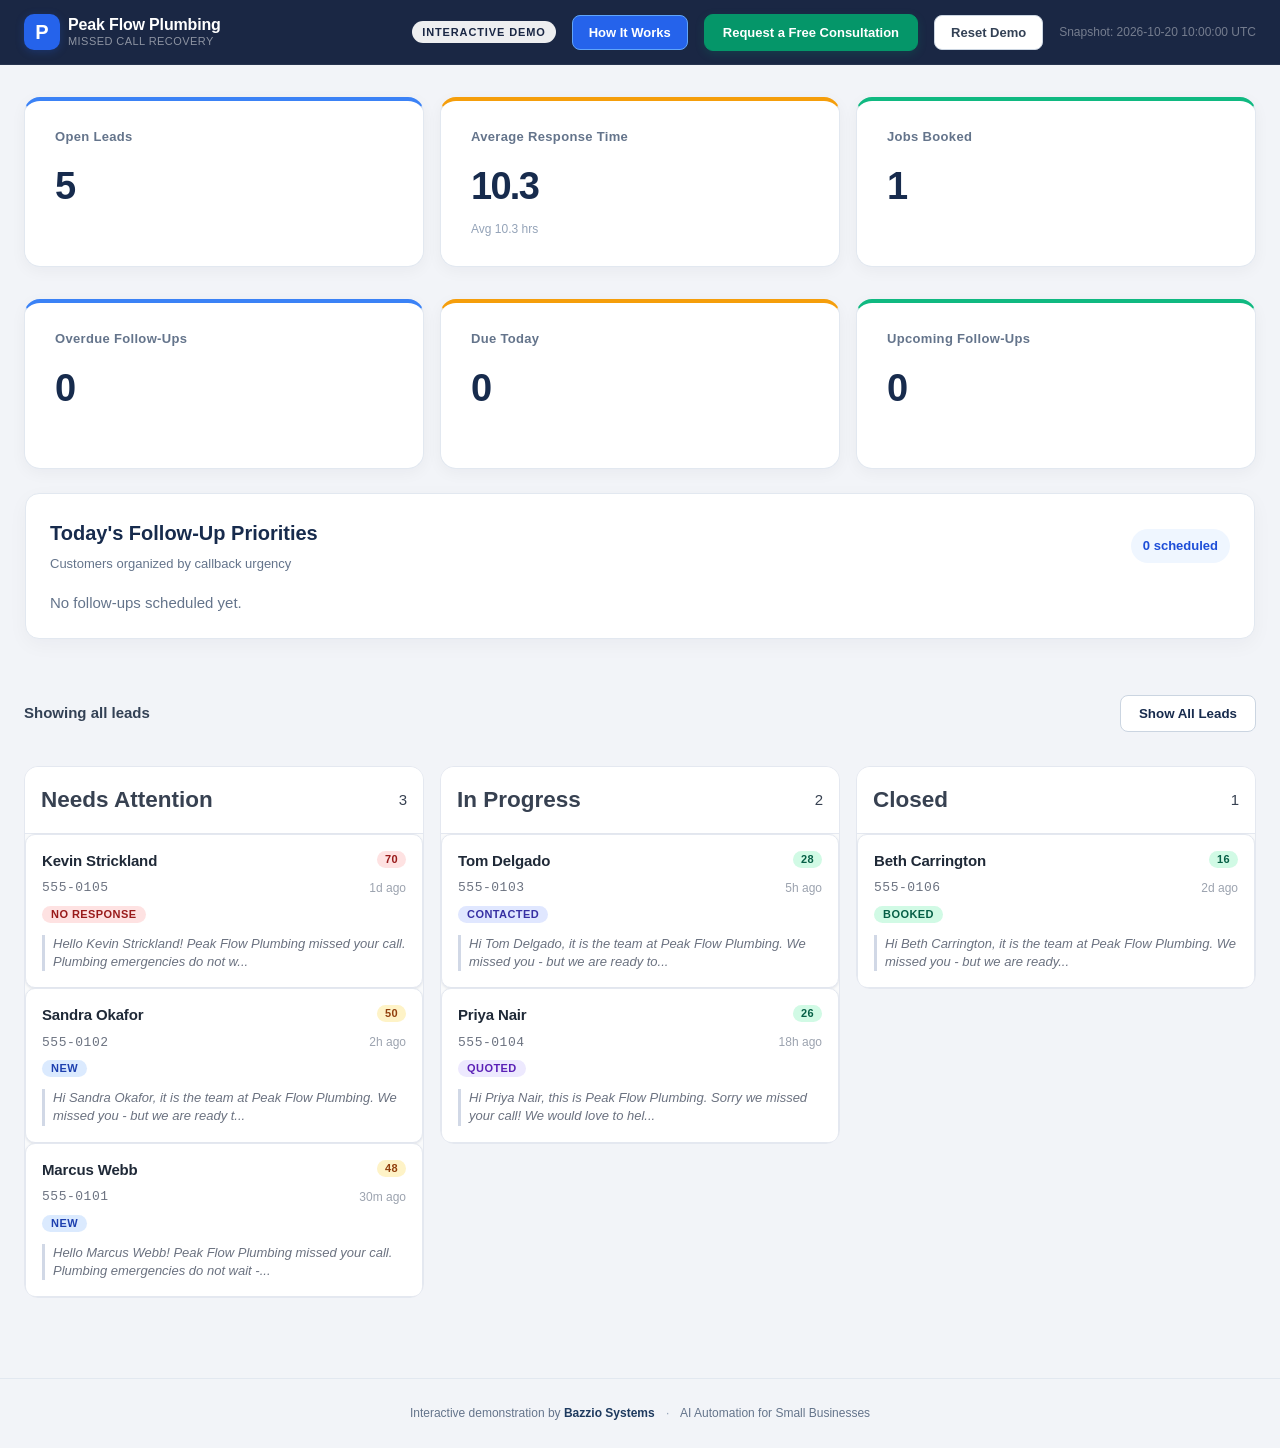
<file: index.html>
﻿<!DOCTYPE html><html lang="en"><head><meta charset="UTF-8"><meta name="viewport" content="width=device-width, initial-scale=1"><meta http-equiv="refresh" content="0;url=dashboard/"><title>Bazzio Systems Demo</title></head><body><p>Opening the <a href="dashboard/">Bazzio Systems interactive demo</a>...</p></body></html>
</file>
<file: dashboard/styles.css>
/* ==========================================================================
   Peak Flow Plumbing — Lead Dashboard Stylesheet
   Bazzio Systems AI Automation Demo — Phase 2
   ========================================================================== */

/* ── Custom Properties ────────────────────────────────────────────────────── */

:root {
  /* Palette */
  --bg:           #F2F4F8;
  --surface:      #FFFFFF;
  --surface-2:    #F9FAFB;
  --border:       #E4E8F0;
  --border-2:     #D1D8E6;

  /* Brand */
  --navy:         #1A2744;
  --navy-light:   #253361;

  /* Text */
  --text-primary: #1F2937;
  --text-body:    #374151;
  --text-muted:   #6B7280;
  --text-faint:   #9CA3AF;

  /* Lane: Needs Attention */
  --red:          #DC2626;
  --red-dim:      #B91C1C;
  --red-surface:  #FFF5F5;
  --red-border:   #FED7D7;
  --red-badge:    #FEE2E2;

  /* Lane: In Progress */
  --blue:         #2563EB;
  --blue-dim:     #1D4ED8;
  --blue-surface: #F0F4FF;
  --blue-border:  #C7D7FB;
  --blue-badge:   #DBEAFE;

  /* Lane: Closed */
  --green:        #16A34A;
  --green-dim:    #15803D;
  --green-surface:#F0FDF4;
  --green-border: #BBF7D0;
  --green-badge:  #D1FAE5;

  /* Urgency */
  --urg-high-bg:  #FEE2E2;
  --urg-high-txt: #991B1B;
  --urg-med-bg:   #FEF3C7;
  --urg-med-txt:  #92400E;
  --urg-low-bg:   #D1FAE5;
  --urg-low-txt:  #065F46;

  /* Status badges */
  --status-new-bg:    #DBEAFE;
  --status-new-txt:   #1E40AF;
  --status-contacted-bg:  #E0E7FF;
  --status-contacted-txt: #3730A3;
  --status-quoted-bg: #EDE9FE;
  --status-quoted-txt:#5B21B6;
  --status-no_response-bg: #FEE2E2;
  --status-no_response-txt:#991B1B;
  --status-won-bg:    #D1FAE5;
  --status-won-txt:   #065F46;
  --status-lost-bg:   #F3F4F6;
  --status-lost-txt:  #374151;

  /* Spacing */
  --space-xs:  4px;
  --space-sm:  8px;
  --space-md:  16px;
  --space-lg:  24px;
  --space-xl:  32px;
  --space-2xl: 48px;

  /* Radius */
  --radius-sm:  6px;
  --radius-md:  10px;
  --radius-lg:  14px;
  --radius-pill:9999px;

  /* Shadows */
  --shadow-sm: 0 1px 3px rgba(26,39,68,.07), 0 1px 2px rgba(26,39,68,.04);
  --shadow-md: 0 4px 12px rgba(26,39,68,.09), 0 2px 4px rgba(26,39,68,.05);
  --shadow-lg: 0 8px 24px rgba(26,39,68,.12), 0 4px 8px rgba(26,39,68,.06);

  /* Type */
  --font: -apple-system, BlinkMacSystemFont, "Segoe UI", "Helvetica Neue", Arial, sans-serif;
  --font-mono: ui-monospace, "SFMono-Regular", "Cascadia Code", Consolas, monospace;
}

/* ── Reset & Base ─────────────────────────────────────────────────────────── */

*, *::before, *::after {
  box-sizing: border-box;
  margin: 0;
  padding: 0;
}

html {
  font-size: 16px;
  -webkit-font-smoothing: antialiased;
  -moz-osx-font-smoothing: grayscale;
}

body {
  font-family: var(--font);
  font-size: 0.9375rem;
  line-height: 1.5;
  background: var(--bg);
  color: var(--text-body);
  min-height: 100vh;
}

/* ── Header ───────────────────────────────────────────────────────────────── */

.app-header {
  background: var(--navy);
  border-bottom: 1px solid rgba(255,255,255,.06);
  position: sticky;
  top: 0;
  z-index: 100;
}

.header-inner {
  max-width: 1280px;
  margin: 0 auto;
  padding: 0 var(--space-lg);
  height: 64px;
  display: flex;
  align-items: center;
  justify-content: space-between;
  gap: var(--space-md);
}

.brand {
  display: flex;
  align-items: center;
  gap: var(--space-sm);
  flex-shrink: 0;
}

.brand-icon {
  width: 32px;
  height: 32px;
  flex-shrink: 0;
}

.brand-text {
  display: flex;
  flex-direction: column;
  line-height: 1.25;
}

.brand-name {
  font-size: 1rem;
  font-weight: 700;
  color: #FFFFFF;
  letter-spacing: -0.01em;
}

.brand-sub {
  font-size: 0.6875rem;
  color: rgba(255,255,255,.5);
  letter-spacing: 0.04em;
  text-transform: uppercase;
}

.header-right {
  display: flex;
  align-items: center;
  gap: var(--space-md);
}

.demo-badge {
  font-size: 0.6875rem;
  font-weight: 700;
  letter-spacing: 0.08em;
  text-transform: uppercase;
  color: var(--navy);
  background: rgba(255,255,255,.92);
  border-radius: var(--radius-pill);
  padding: 3px 10px;
}

.anchor-label {
  font-size: 0.75rem;
  color: rgba(255,255,255,.4);
  display: none;
}

@media (min-width: 640px) {
  .anchor-label { display: block; }
}

/* ── Metrics Section ──────────────────────────────────────────────────────── */

.metrics-section {
  padding: var(--space-xl) var(--space-lg) 0;
  max-width: 1280px;
  margin: 0 auto;
}

.metrics-grid {
  display: grid;
  grid-template-columns: repeat(3, 1fr);
  gap: var(--space-md);
}

.metric-card {
  background: var(--surface);
  border: 1px solid var(--border);
  border-radius: var(--radius-lg);
  padding: var(--space-lg) var(--space-xl);
  display: flex;
  flex-direction: column;
  gap: var(--space-xs);
  box-shadow: var(--shadow-sm);
  transition: box-shadow .2s ease;
}

.metric-card:hover {
  box-shadow: var(--shadow-md);
}

.metric-card.accent-green {
  border-left: 4px solid var(--green);
}

.metric-card.accent-red {
  border-left: 4px solid var(--red);
}

.metric-card.accent-blue {
  border-left: 4px solid var(--blue);
}

.metric-value {
  font-size: 2rem;
  font-weight: 800;
  color: var(--navy);
  letter-spacing: -0.03em;
  line-height: 1;
}

.metric-label {
  font-size: 0.8125rem;
  color: var(--text-muted);
  font-weight: 500;
  text-transform: uppercase;
  letter-spacing: 0.05em;
}

@media (max-width: 480px) {
  .metrics-grid {
    grid-template-columns: 1fr;
  }
  .metric-card {
    flex-direction: row;
    align-items: center;
    justify-content: space-between;
    padding: var(--space-md);
  }
  .metric-value {
    font-size: 1.5rem;
  }
}

/* ── Board ────────────────────────────────────────────────────────────────── */

.board {
  padding: var(--space-xl) var(--space-lg) var(--space-2xl);
  max-width: 1280px;
  margin: 0 auto;
}

.board-inner {
  display: grid;
  grid-template-columns: repeat(3, 1fr);
  gap: var(--space-md);
  align-items: start;
}

@media (max-width: 900px) {
  .board-inner {
    grid-template-columns: 1fr;
  }
}

@media (min-width: 901px) and (max-width: 1100px) {
  .board-inner {
    grid-template-columns: repeat(3, 1fr);
    gap: var(--space-sm);
  }
}

/* ── Lane ─────────────────────────────────────────────────────────────────── */

.lane {
  border-radius: var(--radius-lg);
  border: 1px solid var(--border);
  background: var(--surface-2);
  overflow: hidden;
  display: flex;
  flex-direction: column;
}

.lane-header {
  padding: var(--space-md) var(--space-md);
  display: flex;
  align-items: center;
  justify-content: space-between;
  border-bottom: 1px solid var(--border);
  background: var(--surface);
}

.lane-title-group {
  display: flex;
  align-items: center;
  gap: var(--space-sm);
}

.lane-dot {
  width: 10px;
  height: 10px;
  border-radius: 50%;
  flex-shrink: 0;
}

.dot-red   { background: var(--red); }
.dot-blue  { background: var(--blue); }
.dot-green { background: var(--green); }

.lane-title {
  font-size: 0.875rem;
  font-weight: 700;
  color: var(--text-primary);
  letter-spacing: -0.01em;
}

.lane-count {
  font-size: 0.75rem;
  font-weight: 700;
  color: var(--text-muted);
  background: var(--border);
  border-radius: var(--radius-pill);
  padding: 2px 9px;
  min-width: 24px;
  text-align: center;
  display: inline-block;
}

.lane-attention .lane-count { background: var(--red-badge);  color: var(--red-dim); }
.lane-progress  .lane-count { background: var(--blue-badge); color: var(--blue-dim); }
.lane-closed    .lane-count { background: var(--green-badge);color: var(--green-dim); }

.lane-cards {
  padding: var(--space-sm);
  display: flex;
  flex-direction: column;
  gap: var(--space-sm);
  min-height: 120px;
}

/* ── Lead Card ────────────────────────────────────────────────────────────── */

.lead-card {
  background: var(--surface);
  border: 1px solid var(--border);
  border-radius: var(--radius-md);
  padding: var(--space-md);
  display: flex;
  flex-direction: column;
  gap: var(--space-sm);
  box-shadow: var(--shadow-sm);
  cursor: default;
  transition: box-shadow .18s ease, transform .18s ease, border-color .18s ease;
}

.lead-card:hover {
  box-shadow: var(--shadow-md);
  transform: translateY(-2px);
  border-color: var(--border-2);
}

.lane-attention .lead-card:hover { border-color: var(--red-border); }
.lane-progress  .lead-card:hover { border-color: var(--blue-border); }
.lane-closed    .lead-card:hover { border-color: var(--green-border); }

.card-header {
  display: flex;
  align-items: flex-start;
  justify-content: space-between;
  gap: var(--space-sm);
}

.lead-name {
  font-size: 0.9375rem;
  font-weight: 700;
  color: var(--text-primary);
  letter-spacing: -0.01em;
  line-height: 1.3;
  flex: 1;
}

/* Urgency pill */
.urgency-pill {
  font-size: 0.6875rem;
  font-weight: 800;
  letter-spacing: 0.03em;
  border-radius: var(--radius-pill);
  padding: 3px 8px;
  flex-shrink: 0;
  line-height: 1;
}

.urgency-high { background: var(--urg-high-bg); color: var(--urg-high-txt); }
.urgency-med  { background: var(--urg-med-bg);  color: var(--urg-med-txt);  }
.urgency-low  { background: var(--urg-low-bg);  color: var(--urg-low-txt);  }

/* Card meta row */
.card-meta {
  display: flex;
  align-items: center;
  justify-content: space-between;
  gap: var(--space-sm);
}

.lead-phone {
  font-family: var(--font-mono);
  font-size: 0.8125rem;
  color: var(--text-muted);
  letter-spacing: 0.04em;
}

.lead-time {
  font-size: 0.75rem;
  color: var(--text-faint);
}

/* Status badge */
.status-badge {
  display: inline-block;
  font-size: 0.6875rem;
  font-weight: 700;
  letter-spacing: 0.04em;
  text-transform: uppercase;
  border-radius: var(--radius-pill);
  padding: 3px 9px;
  line-height: 1;
  width: fit-content;
}

.status-new          { background: var(--status-new-bg);          color: var(--status-new-txt); }
.status-contacted    { background: var(--status-contacted-bg);    color: var(--status-contacted-txt); }
.status-quoted       { background: var(--status-quoted-bg);       color: var(--status-quoted-txt); }
.status-no_response  { background: var(--status-no_response-bg);  color: var(--status-no_response-txt); }
.status-won          { background: var(--status-won-bg);          color: var(--status-won-txt); }
.status-lost         { background: var(--status-lost-bg);         color: var(--status-lost-txt); }

/* SMS preview */
.sms-preview {
  font-size: 0.8125rem;
  color: var(--text-muted);
  line-height: 1.4;
  border-left: 3px solid var(--border-2);
  padding-left: var(--space-sm);
  margin-top: var(--space-xs);
  font-style: italic;
}

/* ── Empty State ──────────────────────────────────────────────────────────── */

.empty-state {
  display: flex;
  flex-direction: column;
  align-items: center;
  justify-content: center;
  padding: var(--space-xl) var(--space-md);
  color: var(--text-faint);
  font-size: 0.8125rem;
  text-align: center;
  gap: var(--space-sm);
}

.empty-state::before {
  content: "—";
  font-size: 1.5rem;
  opacity: .4;
}

/* ── Footer ───────────────────────────────────────────────────────────────── */

.app-footer {
  text-align: center;
  padding: var(--space-lg) var(--space-md);
  font-size: 0.75rem;
  color: var(--text-faint);
  border-top: 1px solid var(--border);
  margin-top: var(--space-md);
}

/* Bazzio premium metric cards */
.metrics-grid .metric-card {
    position: relative;
    min-height: 170px;
    padding: 26px 30px;
    background: #ffffff;
    border: 1px solid #e2e8f0;
    border-radius: 16px;
    box-shadow: 0 4px 16px rgba(15, 23, 42, 0.045);
    transition: transform 0.2s ease, box-shadow 0.2s ease;
}

.metrics-grid .metric-card:hover {
    transform: translateY(-3px);
    box-shadow: 0 10px 26px rgba(15, 23, 42, 0.09);
}

.metrics-grid .metric-card h3 {
    font-size: 13px;
    font-weight: 650;
    letter-spacing: 0.025em;
    color: #64748b;
    margin-bottom: 14px;
}

.metrics-grid .metric-card strong {
    display: block;
    font-size: 38px;
    line-height: 1.15;
    font-weight: 800;
    letter-spacing: -0.045em;
    color: #172b4d;
}

.metrics-grid .metric-card:nth-child(1) {
    border-top: 4px solid #3b82f6;
}

.metrics-grid .metric-card:nth-child(2) {
    border-top: 4px solid #f59e0b;
}

.metrics-grid .metric-card:nth-child(3) {
    border-top: 4px solid #10b981;
}

.metrics-grid .metric-card span {
    display: block;
    margin-top: 8px;
    font-size: 12px;
    color: #94a3b8;
}

@media (max-width: 640px) {
    .metrics-grid .metric-card {
        min-height: 140px;
        padding: 20px;
    }
    .metrics-grid .metric-card strong {
        font-size: 32px;
    }
}


/* Lead detail popup */
.lead-card {
    cursor: pointer;
    transition: box-shadow 0.2s ease, transform 0.2s ease;
}

.lead-card:hover {
    transform: translateY(-2px);
    box-shadow: 0 8px 22px rgba(15, 23, 42, 0.12);
}

.lead-detail-overlay {
    position: fixed;
    inset: 0;
    z-index: 9999;
    display: flex;
    align-items: center;
    justify-content: center;
    padding: 20px;
    background: rgba(15, 23, 42, 0.6);
    backdrop-filter: blur(4px);
}

.lead-detail-panel {
    width: 100%;
    max-width: 480px;
    padding: 32px;
    border-radius: 18px;
    background: #ffffff;
    box-shadow: 0 24px 64px rgba(0, 0, 0, 0.2);
}

.lead-detail-panel h2 {
    margin: 0 0 20px;
    font-size: 26px;
    color: #172b4d;
}

.lead-detail-panel h3 {
    margin: 24px 0 12px;
    font-size: 15px;
    color: #334155;
}

.lead-detail-panel > p {
    margin: 10px 0;
    color: #475569;
    font-size: 14px;
    line-height: 1.6;
}

.lead-detail-sms {
    padding: 18px;
    background: #f1f5f9;
    border-left: 3px solid #3b82f6;
    border-radius: 8px;
    white-space: pre-wrap;
    overflow-wrap: anywhere;
}

.lead-detail-close {
    width: 100%;
    margin-top: 24px;
    padding: 13px 20px;
    background: #172b4d;
    color: white;
    border: none;
    border-radius: 10px;
    font-size: 14px;
    font-weight: 700;
    cursor: pointer;
}

.lead-detail-close:hover {
    background: #284775;
}


.lead-status-select {
    display: block;
    width: 100%;
    padding: 13px 14px;
    margin-top: 10px;
    border: 1px solid #cbd5e1;
    border-radius: 10px;
    background: #ffffff;
    color: #172b4d;
    font-size: 14px;
    cursor: pointer;
}

.lead-status-select:focus {
    outline: 2px solid #3b82f6;
    outline-offset: 2px;
}


/* Phase 4: Customer popup polish */
.lead-detail-panel { max-width: 540px; padding: 30px; border: 1px solid #e2e8f0; border-radius: 16px; box-shadow: 0 24px 70px rgba(15,23,42,.22); }
.lead-detail-panel h2 { font-size: 24px; letter-spacing: -.5px; margin-bottom: 18px; }
.lead-detail-panel h3 { margin-top: 28px; margin-bottom: 12px; font-size: 15px; }
.lead-detail-close { transition: background .2s ease, transform .2s ease; }
.lead-detail-close:hover { transform: translateY(-1px); }
.lead-detail-close:active { transform: translateY(0); }
@media (max-width: 600px) { .lead-detail-panel { width: 100%; max-width: 100%; padding: 20px; } }

/* Phase 4: Lead card polish */
.lead-card { transition: transform .18s ease, box-shadow .18s ease, border-color .18s ease; cursor: pointer; }
.lead-card:hover { transform: translateY(-3px); box-shadow: 0 10px 28px rgba(15,23,42,.10); position: relative; z-index: 1; }
.lead-card:active { transform: translateY(-1px); }
.lead-card:focus-visible { outline: 3px solid #3b82f6; outline-offset: 2px; }
@media (prefers-reduced-motion: reduce) { .lead-card, .lead-detail-close { transition: none; } }

/* Phase 4: Follow-Up Priority Queue polish */
#followup-priority-list > div {
  background: #ffffff;
  border: 1px solid #e2e8f0;
  border-left: 4px solid #cbd5e1;
  border-radius: 12px;
  padding: 18px !important;
  margin-bottom: 12px !important;
  transition: box-shadow .2s ease, transform .2s ease;
}

#followup-priority-list > div:hover {
  transform: translateY(-2px);
  box-shadow: 0 8px 24px rgba(15, 23, 42, .08);
}

#followup-priority-list > div:focus-visible {
  outline: 3px solid #3b82f6;
  outline-offset: 3px;
}

#followup-priority-list > div strong {
  display: block;
  font-size: 15px;
  color: #172b4d;
  margin-bottom: 6px;
}

#followup-priority-list > div button {
  padding: 10px 16px !important;
  border-radius: 8px !important;
  font-weight: 600 !important;
  transition: filter .2s ease, transform .2s ease;
}

#followup-priority-list > div button:hover {
  filter: brightness(.92);
  transform: translateY(-1px);
}

@media (prefers-reduced-motion: reduce) {
  #followup-priority-list > div,
  #followup-priority-list > div button {
    transition: none;
  }
}

/* Phase 4: Priority Queue urgency indicators */
#followup-priority-list > div[data-priority="overdue"] {
  border-left: 5px solid #dc2626 !important;
  background: #fffafa;
}

#followup-priority-list > div[data-priority="today"] {
  border-left: 5px solid #f59e0b !important;
  background: #fffdf5;
}

#followup-priority-list > div[data-priority="upcoming"] {
  border-left: 5px solid #10b981 !important;
  background: #f8fffc;
}

/* Phase 4: Compact mobile dashboard metrics */
@media (max-width: 480px) {
  .metrics-grid {
    gap: 12px;
  }

  .metrics-grid .metric-card {
    min-height: 0;
    padding: 16px 18px;
  }

  .metrics-grid .metric-card h3 {
    margin: 0;
    line-height: 1.4;
  }

  .metrics-grid .metric-card strong {
    font-size: 28px;
    line-height: 1.2;
  }
}

/* Reset Demo button */
#reset-demo-btn {
  padding: 9px 16px;
  border: 1px solid #cbd5e1;
  border-radius: 8px;
  background: #ffffff;
  color: #334155;
  font-size: 13px;
  font-weight: 600;
  cursor: pointer;
  transition: background .2s ease, border-color .2s ease;
}

#reset-demo-btn:hover {
  background: #f1f5f9;
  border-color: #94a3b8;
}

#reset-demo-btn:focus-visible {
  outline: 3px solid #3b82f6;
  outline-offset: 2px;
}

@media (max-width: 480px) {
  #reset-demo-btn {
    padding: 7px 10px;
    font-size: 12px;
  }
}

/* Premium header logo */
.app-header .brand-icon { display: flex; align-items: center; justify-content: center; width: 36px; height: 36px; min-width: 36px; border-radius: 10px; background: #2563eb; color: #ffffff; font-size: 20px; font-weight: 800; line-height: 1; box-shadow: 0 2px 8px rgba(37,99,235,.25); }

/* Bazzio Systems footer */
.bazzio-footer { width: 100%; box-sizing: border-box; text-align: center; padding: 24px 16px; margin-top: 32px; color: #64748b; font-size: 12px; line-height: 1.8; border-top: 1px solid #e2e8f0; }
.bazzio-footer strong { color: #1e3a5f; font-weight: 700; }
.bazzio-footer span { margin: 0 8px; color: #94a3b8; }

/* How It Works header button */
#how-it-works-btn { padding: 9px 16px; border: 1px solid #60a5fa; border-radius: 8px; background: #2563eb; color: #fff; font-size: 13px; font-weight: 700; cursor: pointer; transition: background .2s ease, transform .2s ease; }
#how-it-works-btn:hover { background: #1d4ed8; transform: translateY(-1px); }
#how-it-works-btn:focus-visible { outline: 3px solid #93c5fd; outline-offset: 2px; }
@media (max-width: 480px) { #how-it-works-btn { padding: 7px 10px; font-size: 12px; } }

/* Bazzio walkthrough polish */
#how-it-works-overlay .lead-detail-panel { width: min(600px, 92vw); box-sizing: border-box; padding: 32px; }
#how-it-works-overlay h2 { font-size: 25px; margin-bottom: 12px; }
#how-it-works-overlay .lead-detail-panel > p { font-size: 14px; line-height: 1.7; }
#how-it-works-overlay .walkthrough-steps { display: grid; gap: 12px; margin: 24px 0; }
#how-it-works-overlay .walkthrough-steps p { margin: 0; padding: 16px 18px; border: 1px solid #e2e8f0; border-left: 4px solid #2563eb; border-radius: 10px; background: #f8fafc; color: #475569; font-size: 14px; line-height: 1.6; }
#how-it-works-overlay .walkthrough-steps strong { color: #172b4d; }
#walkthrough-close { width: 100%; padding: 13px 18px; margin-top: 14px; border: 0; border-radius: 9px; background: #2563eb; color: white; font-size: 14px; font-weight: 700; cursor: pointer; }
#walkthrough-close:hover { background: #1d4ed8; }
#walkthrough-close:focus-visible { outline: 3px solid #93c5fd; outline-offset: 2px; }
@media (max-width: 480px) { #how-it-works-overlay .lead-detail-panel { padding: 20px; } #how-it-works-overlay h2 { font-size: 21px; } }
#bazzio-contact-overlay .lead-detail-panel{width:min(560px,calc(100vw - 32px));padding:28px}#bazzio-contact-form{display:flex;flex-direction:column;gap:16px;margin-top:20px}#bazzio-contact-form label{display:flex;flex-direction:column;gap:7px;font-size:14px;font-weight:600;color:#334155}#bazzio-contact-form input,#bazzio-contact-form textarea{box-sizing:border-box;width:100%;padding:12px 14px;border:1px solid #cbd5e1;border-radius:9px;background:#fff;color:#0f172a;font:inherit;font-weight:400}#bazzio-contact-form input:focus,#bazzio-contact-form textarea:focus{outline:2px solid #2563eb;outline-offset:1px}#bazzio-contact-form button{padding:13px 16px;border-radius:9px;font-weight:700;cursor:pointer}#bazzio-contact-form button[type=submit]{background:#2563eb;color:white;border:0}#bazzio-contact-close{background:#f1f5f9;color:#334155;border:1px solid #cbd5e1}
/* Bazzio consultation CTA */ #contact-bazzio-btn{padding:10px 18px;border:1px solid #059669;border-radius:9px;background:#059669;color:#ffffff;font-size:13px;font-weight:700;cursor:pointer;white-space:nowrap;box-shadow:0 3px 10px rgba(5,150,105,.2);transition:background .2s ease,transform .2s ease,box-shadow .2s ease}#contact-bazzio-btn:hover{background:#047857;transform:translateY(-1px);box-shadow:0 5px 14px rgba(5,150,105,.3)}#contact-bazzio-btn:focus-visible{outline:3px solid #6ee7b7;outline-offset:3px}@media(max-width:480px){#contact-bazzio-btn{padding:8px 11px;font-size:12px;white-space:normal}}
</file>
